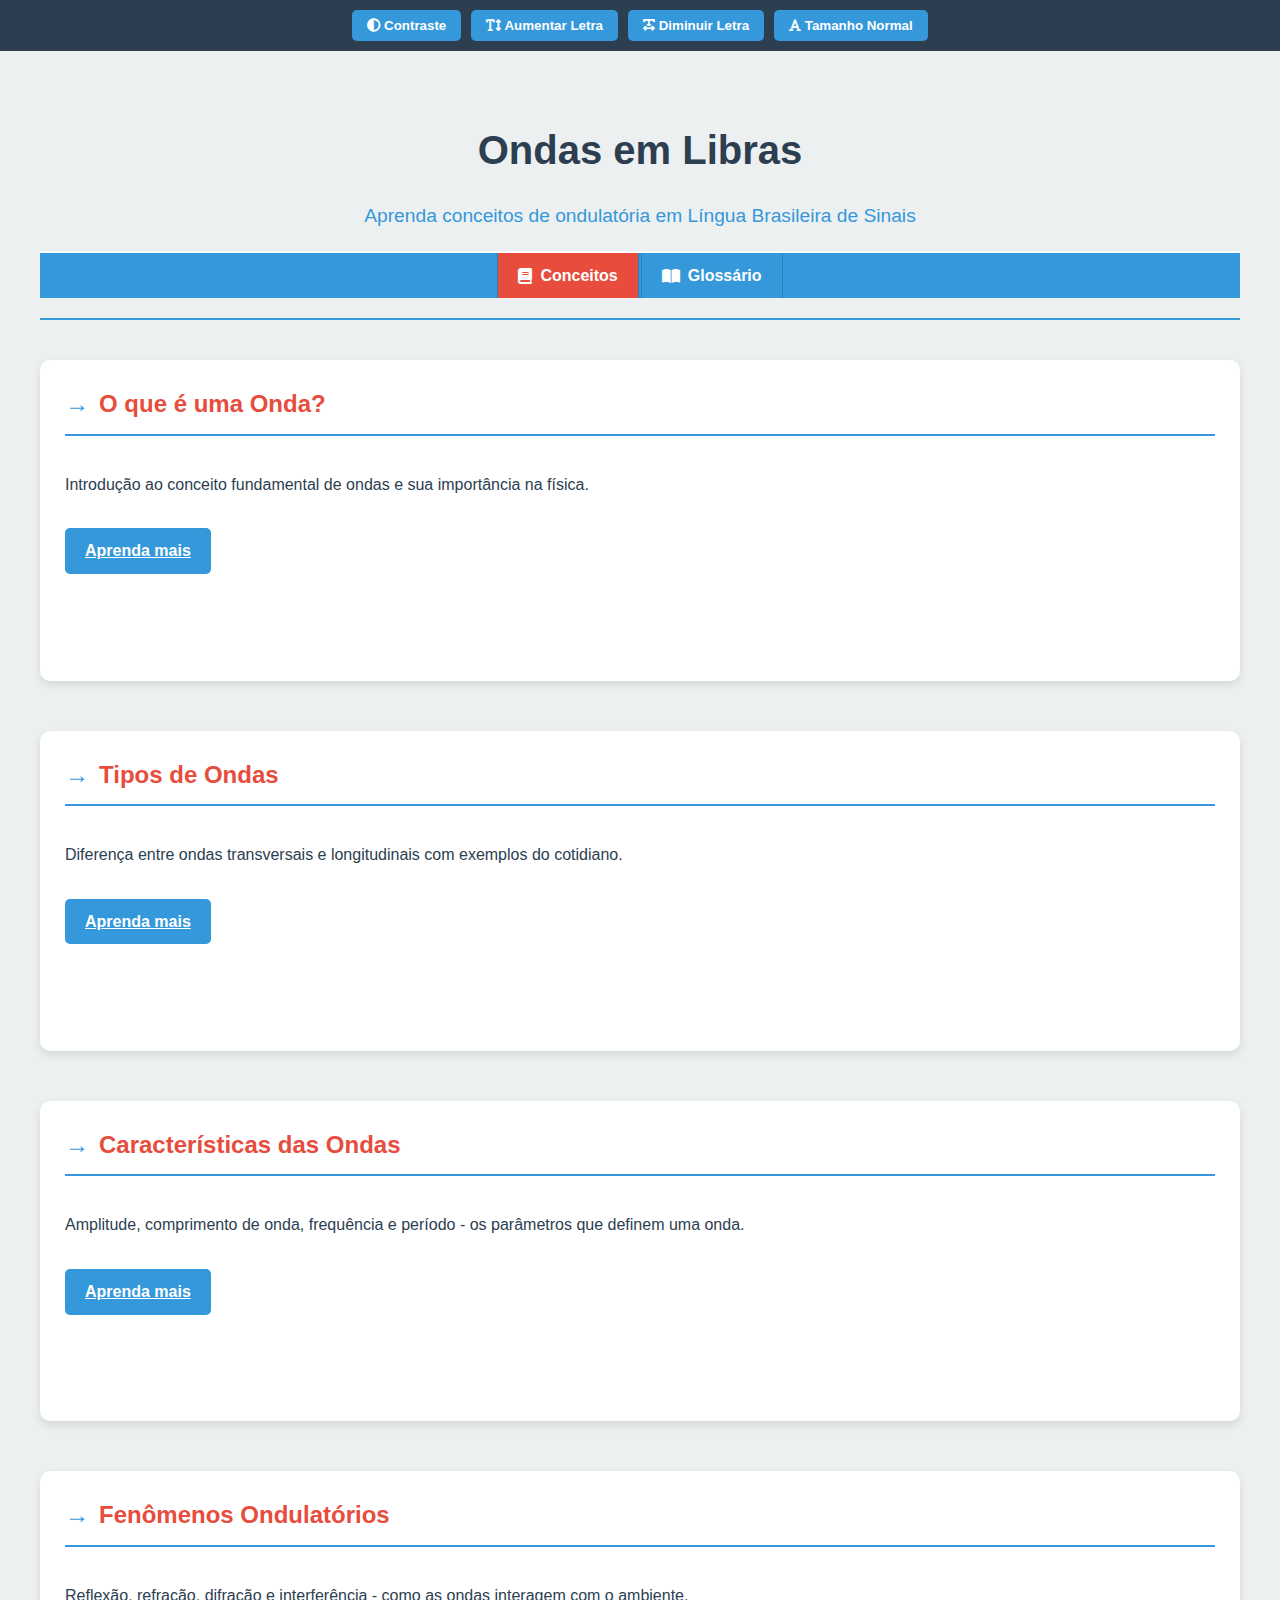
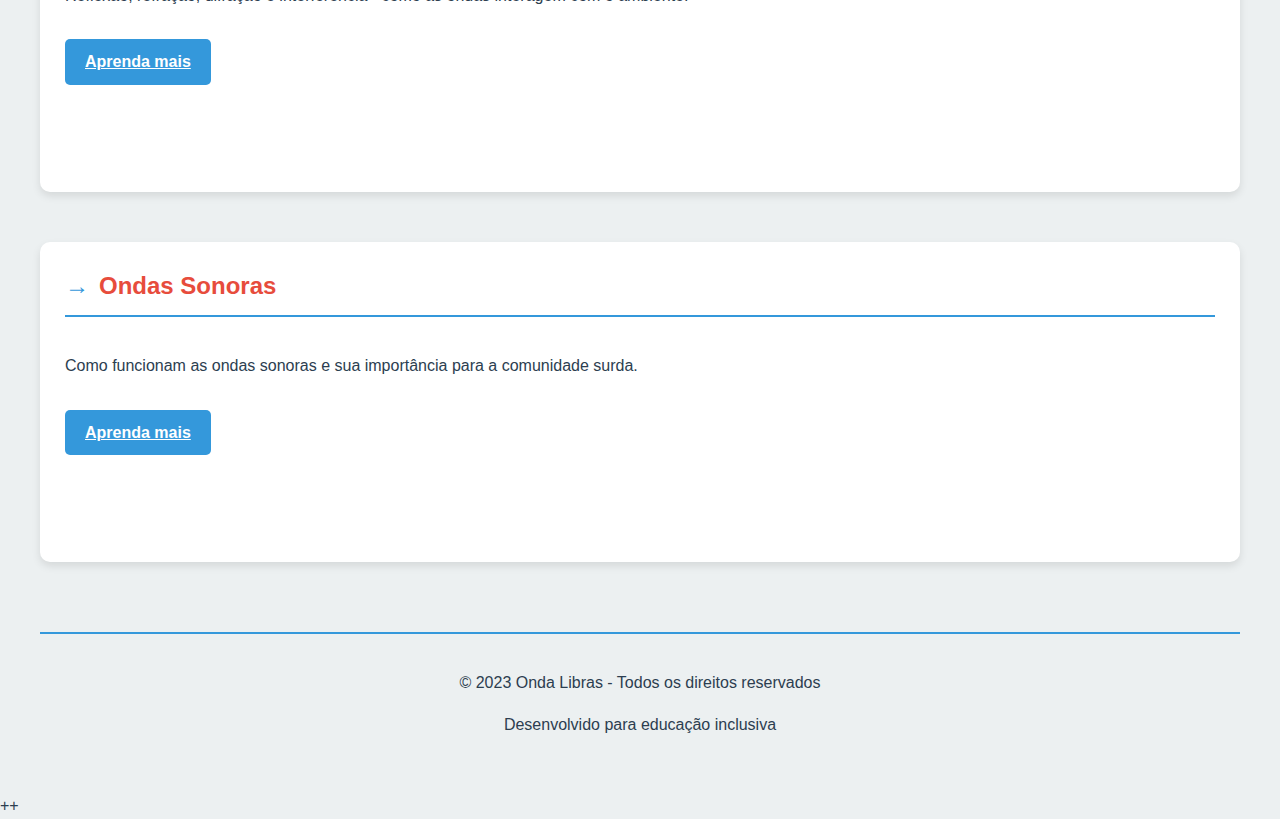
<file: index.html>
<!DOCTYPE html>
<html lang="pt-BR">
<head>
    <meta charset="UTF-8">
    <meta name="viewport" content="width=device-width, initial-scale=1.0">
    <title>Onda Libras - Ensino de Ondulatória</title>
    <style>
        :root {
            --primary-color: #2C3E50;
            --secondary-color: #3498DB;
            --accent-color: #E74C3C;
            --background-color: #ECF0F1;
            --text-color: #2C3E50;
            --card-color: #FFFFFF;
            --font-size: 16px;
        }
        
        body {
            font-family: 'Segoe UI', Roboto, Oxygen, Ubuntu, Cantarell, sans-serif;
            margin: 0;
            padding: 0;
            color: var(--text-color);
            background-color: var(--background-color);
            line-height: 1.6;
            font-size: var(--font-size);
            transition: background-color 0.3s, color 0.3s, font-size 0.3s;
        }
        
        /* Alto Contraste */
        body.high-contrast {
            --primary-color: #000000;
            --secondary-color: #0000FF;
            --accent-color: #FF0000;
            --background-color: #FFFFFF;
            --text-color: #000000;
            --card-color: #FFFFFF;
            background-color: #FFFFFF !important;
            color: #000000 !important;
        }
        
        body.high-contrast .wave-concept {
            border: 2px solid #000000 !important;
        }
        
        body.high-contrast .menu-item {
            border: 2px solid #000000 !important;
        }
        
        /* Tamanho da Fonte */
        body.large-text {
            --font-size: 20px;
        }
        
        body.extra-large-text {
            --font-size: 24px;
        }
        
        .app-container {
            max-width: 1200px;
            margin: 0 auto;
            padding: 20px;
        }
        
        header {
            text-align: center;
            margin-bottom: 40px;
            padding-bottom: 20px;
            border-bottom: 2px solid var(--secondary-color);
        }
        
        h1 {
            color: var(--primary-color);
            font-size: 2.5rem;
            margin-bottom: 10px;
        }
        
        .subtitle {
            color: var(--secondary-color);
            font-size: 1.2rem;
            font-weight: normal;
        }
        
        .wave-concept {
            background-color: var(--card-color);
            border-radius: 10px;
            padding: 25px;
            box-shadow: 0 4px 8px rgba(0,0,0,0.1);
            transition: transform 0.3s ease;
            margin-bottom: 20px;
        }
        
        .wave-concept:hover {
            transform: translateY(-5px);
        }
        
        .wave-concept h2 {
            color: var(--accent-color);
            margin-top: 0;
            border-bottom: 2px solid var(--secondary-color);
            padding-bottom: 10px;
            display: flex;
            align-items: center;
        }
        
        .wave-concept h2::before {
            content: "→";
            margin-right: 10px;
            color: var(--secondary-color);
        }
        
        .concept-content {
            display: flex;
            flex-direction: column;
            min-height: 200px;
        }
        
        .avatar-container {
            flex-grow: 1;
            display: flex;
            justify-content: center;
            align-items: center;
            background-color: #f5f5f5;
            border-radius: 8px;
            margin: 15px 0;
            padding: 20px;
        }
        
        .avatar-placeholder {
            width: 150px;
            height: 150px;
            background-color: #e0e0e0;
            border-radius: 50%;
            display: flex;
            justify-content: center;
            align-items: center;
            color: var(--secondary-color);
            font-weight: bold;
        }
        
        .learn-more {
            background-color: var(--secondary-color);
            color: white;
            border: none;
            padding: 10px 20px;
            border-radius: 5px;
            cursor: pointer;
            font-weight: bold;
            margin-top: 15px;
            align-self: flex-start;
            transition: background-color 0.3s;
        }
        
        .learn-more:hover, .learn-more:focus {
            background-color: #2980B9;
            outline: 2px solid var(--accent-color);
        }
        
        footer {
            text-align: center;
            margin-top: 50px;
            padding: 20px;
            color: var(--primary-color);
            border-top: 2px solid var(--secondary-color);
        }
        
        /* VLibras Customization */
        .vw-access-button {
            background-color: var(--accent-color) !important;
            border-radius: 50% !important;
            width: 50px !important;
            height: 50px !important;
        }
        
        div[vw-access-button] {
            left: auto !important;
            right: 30px !important;
            bottom: 30px !important;
        }
        
        /* Accessibility Features */
        .skip-link {
            position: absolute;
            left: -10000px;
            top: auto;
            width: 1px;
            height: 1px;
            overflow: hidden;
        }
        
        .skip-link:focus {
            position: static;
            width: auto;
            height: auto;
            padding: 0.5rem;
            background-color: var(--accent-color);
            color: white;
            z-index: 1000;
        }
        
        /* Accessibility Toolbar */
        .accessibility-toolbar {
            background-color: var(--primary-color);
            padding: 10px;
            display: flex;
            flex-wrap: wrap;
            gap: 10px;
            justify-content: center;
            margin-bottom: 20px;
        }
        
        .accessibility-button {
            background-color: var(--secondary-color);
            color: white;
            border: none;
            padding: 8px 15px;
            border-radius: 5px;
            cursor: pointer;
            font-weight: bold;
            transition: background-color 0.3s;
        }
        
        .accessibility-button:hover, .accessibility-button:focus {
            background-color: #2980B9;
            outline: 2px solid var(--accent-color);
        }
        
        .accessibility-button.active {
            background-color: var(--accent-color);
        }
        
        /* Responsive Design */
        @media (min-width: 768px) {
            #tab-conceitos {
                grid-template-columns: repeat(2, 1fr);
            }
        }
        
        @media (min-width: 1024px) {
            #tab-conceitos {
                grid-template-columns: repeat(3, 1fr);
            }
        }

        .glossary-list {
            list-style: none;
            padding-left: 0;
            display: flex;
            flex-direction: column;
            gap: 10px;
        }

        .glossary-list li {
            background-color: #fdfdfd;
            padding: 10px 15px;
            border-left: 5px solid var(--secondary-color);
            border-radius: 5px;
            box-shadow: 0 1px 3px rgba(0,0,0,0.05);
        }
        
        .bottom-menu {
            background-color: #3498db;
            display: flex;
            justify-content: center;
            border-top: 2px solid #fff;
            position: sticky;
            bottom: 0;
            z-index: 100;
        }

        .menu-list {
            list-style: none;
            display: flex;
            gap: 2px;
            padding: 0;
            margin: 0;
        }

        .menu-item {
            padding: 10px 20px;
            cursor: pointer;
            color: #fff;
            font-weight: bold;
            display: flex;
            align-items: center;
            gap: 8px;
            border-left: 1px solid #2980b9;
            border-right: 1px solid #2980b9;
            background-color: #3498db;
            transition: background-color 0.3s;
        }

        .menu-item:hover, .menu-item:focus {
            background-color: #2980b9;
            outline: 2px solid var(--accent-color);
        }

        .menu-item.active {
            background-color: #e74c3c;
        }

        #tab-conceitos {
            display: grid;
            grid-template-columns: 1fr;
            gap: 30px;
        }

        .tab-content {
            display: grid;
            grid-template-columns: 1fr;
            gap: 30px;
        }

        /* Focus styles for better keyboard navigation */
        a:focus, button:focus, input:focus, [tabindex="0"]:focus {
            outline: 2px solid var(--accent-color);
            outline-offset: 2px;
        }
        
        /* Hidden content for screen readers */
        .sr-only {
            position: absolute;
            width: 1px;
            height: 1px;
            padding: 0;
            margin: -1px;
            overflow: hidden;
            clip: rect(0, 0, 0, 0);
            white-space: nowrap;
            border-width: 0;
        }
    </style>
    <link rel="stylesheet" href="https://cdnjs.cloudflare.com/ajax/libs/font-awesome/6.0.0-beta3/css/all.min.css">
</head>
<body>
    <a href="#main-content" class="skip-link">Pular para conteúdo principal</a>
    
    <!-- Barra de Acessibilidade -->
    <div class="accessibility-toolbar" role="toolbar" aria-label="Ferramentas de acessibilidade">
        <button id="contrast-toggle" class="accessibility-button" aria-pressed="false">
            <i class="fas fa-adjust"></i> <span class="sr-only">Alto</span> Contraste
        </button>
        <button id="increase-font" class="accessibility-button">
            <i class="fas fa-text-height"></i> Aumentar Letra
        </button>
        <button id="decrease-font" class="accessibility-button">
            <i class="fas fa-text-width"></i> Diminuir Letra
        </button>
        <button id="reset-font" class="accessibility-button">
            <i class="fas fa-font"></i> Tamanho Normal
        </button>
    </div>
    
    <div class="app-container">
        <header>
            <h1>Ondas em Libras</h1>
            <p class="subtitle">Aprenda conceitos de ondulatória em Língua Brasileira de Sinais</p>
            <nav class="bottom-menu">
                <ul class="menu-list">
                    <li class="menu-item active" data-tab="conceitos" tabindex="0" role="button" aria-pressed="true">
                        <i class="fas fa-book"></i> <span>Conceitos</span>
                    </li>
                    <li class="menu-item" data-tab="glossario" tabindex="0" role="button" aria-pressed="false">
                        <i class="fas fa-book-open"></i> <span>Glossário</span>
                    </li>
                </ul>
            </nav>
        </header>
        
        <main id="main-content" class="main-content">
            <!-- Conteúdo das Abas -->
            <div class="tab-content" id="tab-conceitos" role="tabpanel" aria-labelledby="tab-conceitos">
                <section class="wave-concept" tabindex="0">
                    <h2>O que é uma Onda?</h2>
                    <div class="concept-content">
                        <p>Introdução ao conceito fundamental de ondas e sua importância na física.</p>
                        <a href="oQueSaoOndas.html" class="learn-more">Aprenda mais</a>
                    </div>
                </section>
                
                <section class="wave-concept" tabindex="0">
                    <h2>Tipos de Ondas</h2>
                    <div class="concept-content">
                        <p>Diferença entre ondas transversais e longitudinais com exemplos do cotidiano.</p>
                        <a href="tiposOndas.html" class="learn-more">Aprenda mais</a>
                    </div>
                </section>
                
                <section class="wave-concept" tabindex="0">
                    <h2>Características das Ondas</h2>
                    <div class="concept-content">
                        <p>Amplitude, comprimento de onda, frequência e período - os parâmetros que definem uma onda.</p>
                        <a href="caracteristicas.html" class="learn-more">Aprenda mais</a>
                    </div>
                </section>
                
                <section class="wave-concept" tabindex="0">
                    <h2>Fenômenos Ondulatórios</h2>
                    <div class="concept-content">
                        <p>Reflexão, refração, difração e interferência - como as ondas interagem com o ambiente.</p>
                        <a href="fenomenos.html" class="learn-more">Aprenda mais</a>
                    </div>
                </section>
                
                <section class="wave-concept" tabindex="0">
                    <h2>Ondas Sonoras</h2>
                    <div class="concept-content">
                        <p>Como funcionam as ondas sonoras e sua importância para a comunidade surda.</p>
                        <a href="sonoras.html" class="learn-more">Aprenda mais</a>
                    </div>
                </section>
            </div>

            <div class="tab-content" id="tab-glossario" style="display: none;" role="tabpanel" aria-labelledby="tab-glossario">
                <section class="wave-concept glossary" tabindex="0">
                    <h2>Glossário de Ondulatória</h2>
                    <div class="concept-content">
                        <input type="text" id="searchInput" placeholder="Pesquisar termo..." aria-label="Pesquisar no glossário">
                        <ul class="glossary-list" id="glossaryList">
                            <li><strong>Onda:</strong> Perturbação que se propaga no espaço transportando energia sem transportar matéria.</li>
                            <li><strong>Frequência:</strong> Número de ciclos de uma onda que ocorrem por segundo (Hz).</li>
                            <li><strong>Período:</strong> Tempo necessário para uma onda completar um ciclo.</li>
                            <li><strong>Amplitude:</strong> Máxima distância entre o ponto de equilíbrio e o pico da onda.</li>
                            <li><strong>Comprimento de Onda:</strong> Distância entre dois pontos equivalentes de ciclos consecutivos.</li>
                            <li><strong>Reflexão:</strong> Retorno da onda ao encontrar um obstáculo.</li>
                            <li><strong>Refração:</strong> Mudança de direção e velocidade da onda ao mudar de meio.</li>
                            <li><strong>Difração:</strong> Capacidade da onda de contornar obstáculos.</li>
                            <li><strong>Interferência:</strong> Combinação de duas ou mais ondas no mesmo ponto do espaço.</li>
                            <li><strong>Ondas Transversais:</strong> Oscilam perpendicularmente à direção de propagação.</li>
                            <li><strong>Ondas Longitudinais:</strong> Oscilam na mesma direção da propagação.</li>
                            <li><strong>Ondas Mecânicas:</strong> Necessitam de um meio material para se propagar.</li>
                            <li><strong>Ondas Eletromagnéticas:</strong> Não necessitam de meio material para se propagar.</li>
                            <li><strong>Fase:</strong> Estado instantâneo de vibração de uma partícula em uma onda.</li>
                        </ul>
                    </div>
                </section>
            </div>
        </main>
        
        <footer>
            <p>© 2023 Onda Libras - Todos os direitos reservados</p>
            <p>Desenvolvido para educação inclusiva</p>
        </footer>
    </div>

    <!-- VLibras Plugin -->
    <div vw class="enabled">
        <div vw-access-button class="active"></div>
        <div vw-plugin-wrapper>
            <div class="vw-plugin-top-wrapper"></div>
        </div>
    </div>
    <script src="https://vlibras.gov.br/app/vlibras-plugin.js"></script>
    <script>
        // Inicializa o VLibras
        new window.VLibras.Widget({
            rootPath: 'https://vlibras.gov.br/app',
            personalization: 'https://vlibras.gov.br/config/config.json',
            opacity: 0.9,
            position: 'R',
            avatar: 'avatar3D'
        });
        
        // Interatividade dos cards
        document.querySelectorAll('.learn-more').forEach(button => {
            button.addEventListener('click', function() {
                const conceptTitle = this.closest('.wave-concept').querySelector('h2').textContent;
            });
            
            button.addEventListener('focus', function() {
                this.style.outline = `2px solid ${getComputedStyle(document.documentElement).getPropertyValue('--accent-color')}`;
            });
            
            button.addEventListener('blur', function() {
                this.style.outline = 'none';
            });
        });
        
        // Função para atualizar o VLibras quando conteúdo dinâmico for carregado
        function updateVLibrasContent() {
            if (window.VLibras && window.VLibras.Widget.updateContent) {
                window.VLibras.Widget.updateContent();
            }
        }
        
        // Alternância de abas baseada no menu inferior
        document.querySelectorAll('.menu-item').forEach(item => {
            item.addEventListener('click', function() {
                // Alterna a aba ativa no menu
                document.querySelectorAll('.menu-item').forEach(i => {
                    i.classList.remove('active');
                    i.setAttribute('aria-pressed', 'false');
                });
                this.classList.add('active');
                this.setAttribute('aria-pressed', 'true');

                // Alterna o conteúdo visível com o estilo correto
                const tab = this.getAttribute('data-tab');
                document.querySelectorAll('.tab-content').forEach(content => {
                    if (content.id === `tab-${tab}`) {
                        if (tab === 'conceitos') {
                            content.style.display = 'grid';
                        } else {
                            content.style.display = 'block';
                        }
                        content.setAttribute('aria-hidden', 'false');
                    } else {
                        content.style.display = 'none';
                        content.setAttribute('aria-hidden', 'true');
                    }
                });
            });
            
            // Adiciona navegação por teclado
            item.addEventListener('keydown', function(e) {
                if (e.key === 'Enter' || e.key === ' ') {
                    e.preventDefault();
                    this.click();
                }
            });
        });

        // Funcionalidades de acessibilidade
        document.addEventListener('DOMContentLoaded', function() {
            // Alto Contraste
            const contrastToggle = document.getElementById('contrast-toggle');
            contrastToggle.addEventListener('click', function() {
                document.body.classList.toggle('high-contrast');
                const isPressed = document.body.classList.contains('high-contrast');
                this.setAttribute('aria-pressed', isPressed);
                localStorage.setItem('highContrast', isPressed);
            });

            // Começa sempre com o contraste normal
            document.body.classList.remove('high-contrast');
            contrastToggle.setAttribute('aria-pressed', 'false');
            
            // Tamanho da Fonte
            const increaseFont = document.getElementById('increase-font');
            const decreaseFont = document.getElementById('decrease-font');
            const resetFont = document.getElementById('reset-font');
            
            increaseFont.addEventListener('click', function() {
                if (document.body.classList.contains('extra-large-text')) return;
                
                if (document.body.classList.contains('large-text')) {
                    document.body.classList.remove('large-text');
                    document.body.classList.add('extra-large-text');
                } else {
                    document.body.classList.add('large-text');
                }
                localStorage.setItem('fontSize', document.body.className.includes('extra') ? 'extra-large' : 'large');
            });
            
            decreaseFont.addEventListener('click', function() {
                if (!document.body.classList.contains('large-text') && !document.body.classList.contains('extra-large-text')) return;
                
                if (document.body.classList.contains('extra-large-text')) {
                    document.body.classList.remove('extra-large-text');
                    document.body.classList.add('large-text');
                } else {
                    document.body.classList.remove('large-text');
                }
                localStorage.setItem('fontSize', document.body.className.includes('large-text') ? 'large' : 'normal');
            });
            
            resetFont.addEventListener('click', function() {
                document.body.classList.remove('large-text', 'extra-large-text');
                localStorage.setItem('fontSize', 'normal');
            });
            
            // Verifica o tamanho da fonte salvo
            const savedFontSize = localStorage.getItem('fontSize');
            if (savedFontSize === 'large') {
                document.body.classList.add('large-text');
            } else if (savedFontSize === 'extra-large') {
                document.body.classList.add('extra-large-text');
            }
            
            // Pesquisa no glossário
            const searchInput = document.getElementById('searchInput');
            const glossaryItems = document.querySelectorAll('#glossaryList li');
            
            searchInput.addEventListener('input', function() {
                const searchTerm = this.value.toLowerCase();
                
                glossaryItems.forEach(item => {
                    const text = item.textContent.toLowerCase();
                    if (text.includes(searchTerm)) {
                        item.style.display = 'block';
                    } else {
                        item.style.display = 'none';
                    }
                });
            });
        });
    </script>
</body>
</html>  ++
</file>
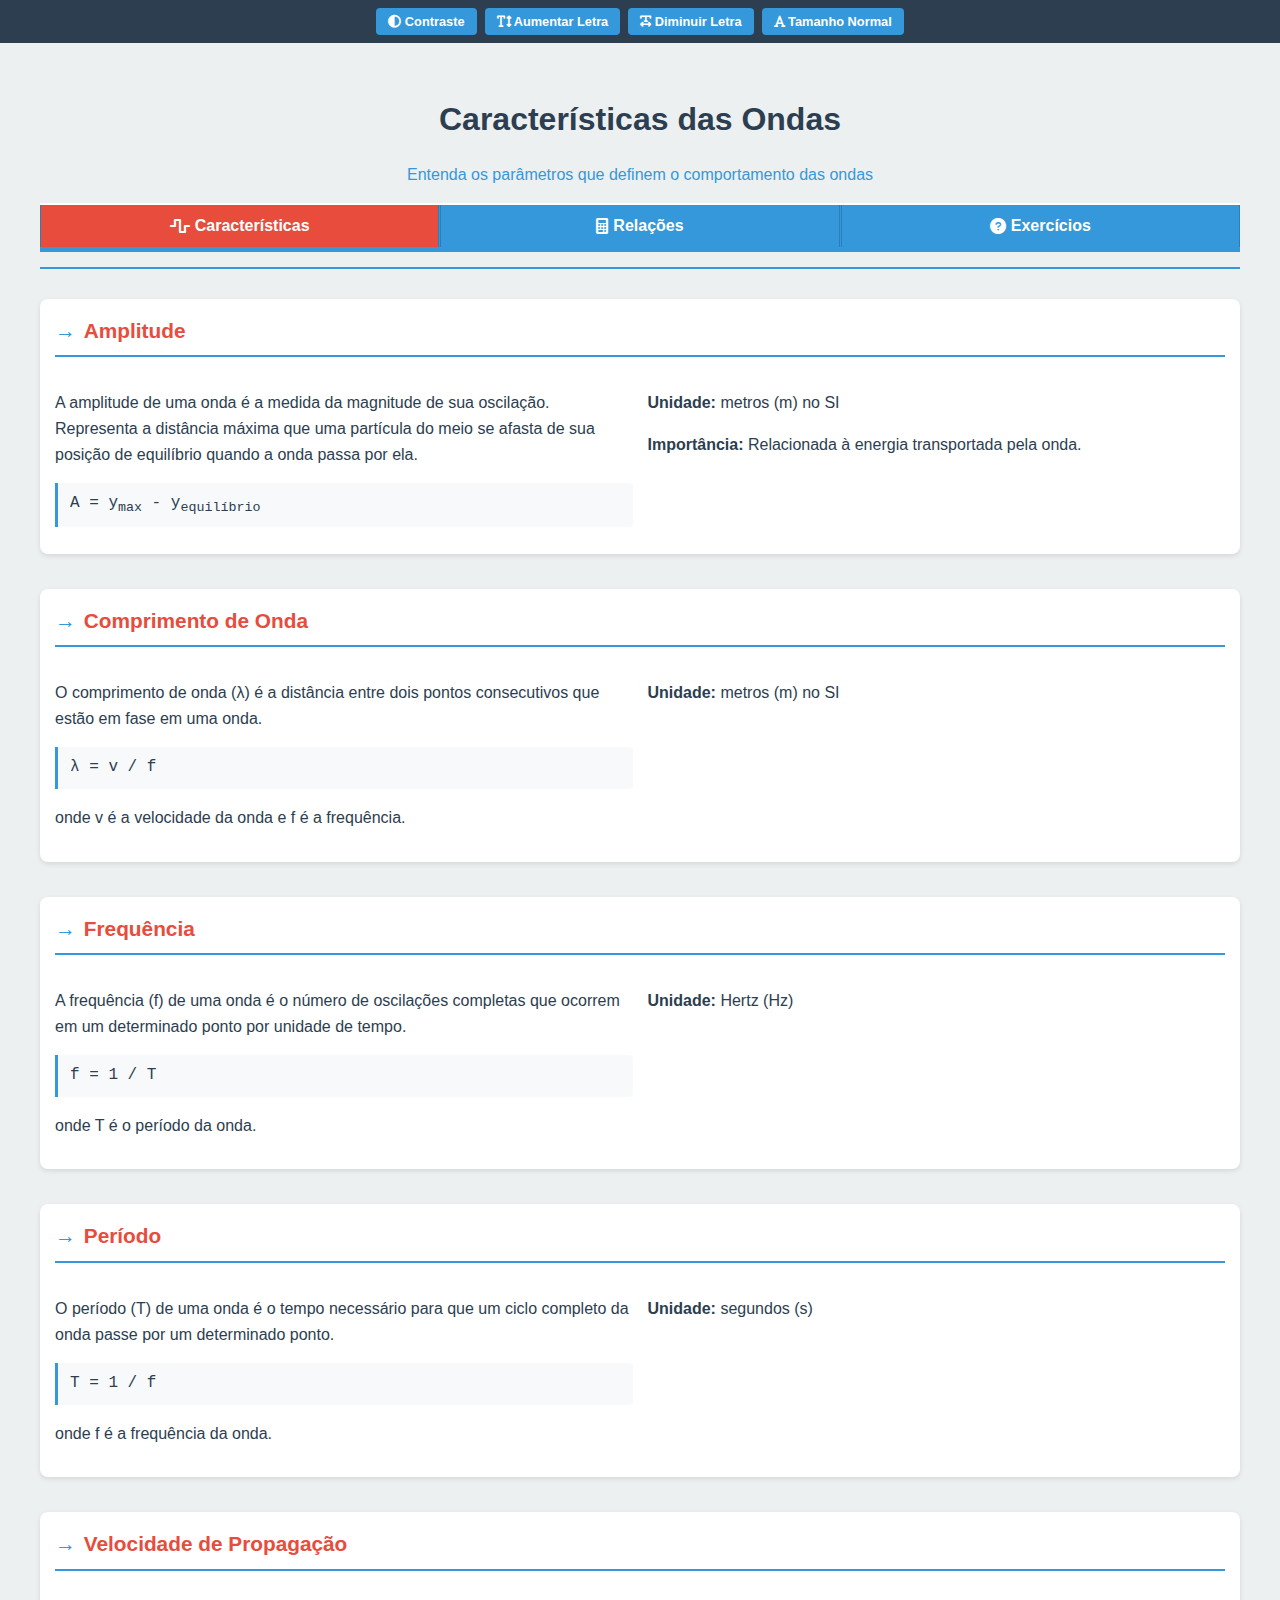
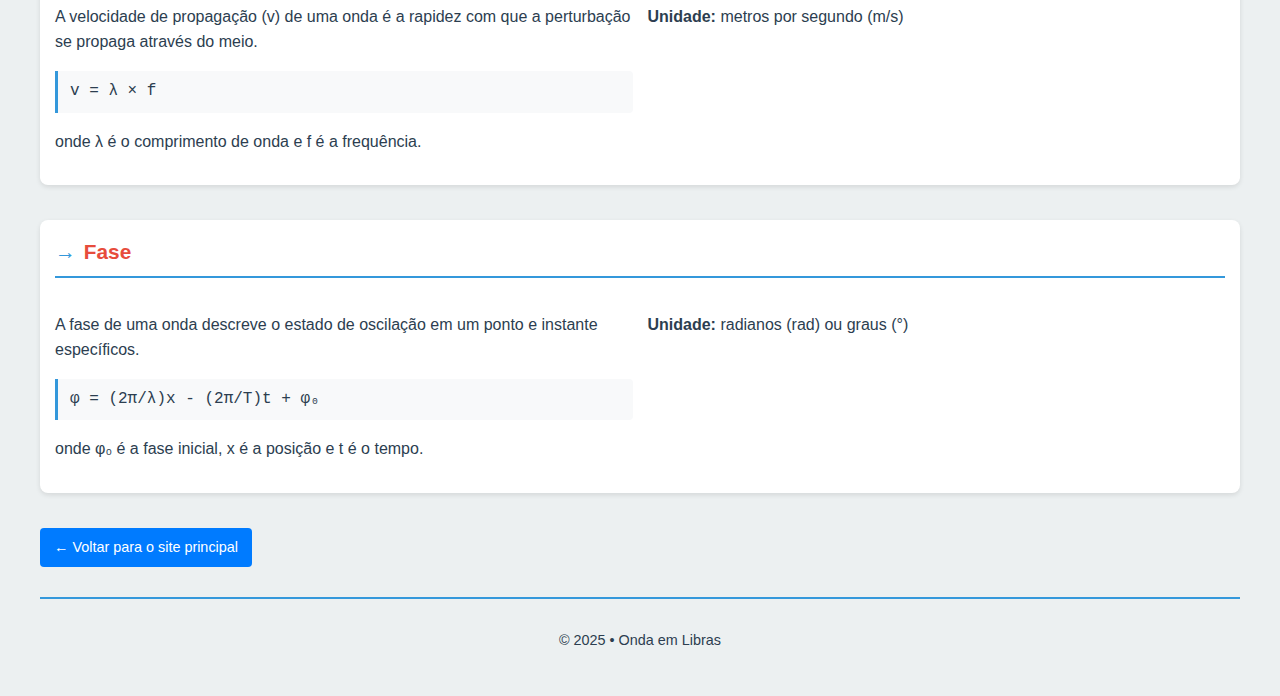
<file: caracteristicas.html>
<!DOCTYPE html>
<html lang="pt-BR">
<head>
    <meta charset="UTF-8">
    <meta name="viewport" content="width=device-width, initial-scale=1.0, maximum-scale=5.0, user-scalable=yes">
    <title>Características das Ondas | Onda Libras</title>
    <style>
        :root {
            --primary-color: #2C3E50;
            --secondary-color: #3498DB;
            --accent-color: #E74C3C;
            --background-color: #ECF0F1;
            --text-color: #2C3E50;
            --card-color: #FFFFFF;
            --font-size: 16px;
            --mobile-font-size: 14px;
        }
        
        body {
            font-family: 'Segoe UI', Roboto, Oxygen, Ubuntu, Cantarell, sans-serif;
            margin: 0;
            padding: 0;
            color: var(--text-color);
            background-color: var(--background-color);
            line-height: 1.6;
            font-size: var(--font-size);
            transition: background-color 0.3s, color 0.3s, font-size 0.3s;
        }
        
        /* Alto Contraste */
        body.high-contrast {
            --primary-color: #000000;
            --secondary-color: #0000FF;
            --accent-color: #FF0000;
            --background-color: #FFFFFF;
            --text-color: #000000;
            --card-color: #FFFFFF;
            background-color: #FFFFFF !important;
            color: #000000 !important;
        }
        
        body.high-contrast .wave-concept {
            border: 2px solid #000000 !important;
        }
        
        body.high-contrast .menu-item {
            border: 2px solid #000000 !important;
        }
        
        /* Tamanho da Fonte */
        body.large-text {
            --font-size: 20px;
            --mobile-font-size: 18px;
        }
        
        body.extra-large-text {
            --font-size: 24px;
            --mobile-font-size: 20px;
        }
        
        .app-container {
            max-width: 1200px;
            margin: 0 auto;
            padding: 15px;
        }
        
        header {
            text-align: center;
            margin-bottom: 30px;
            padding-bottom: 15px;
            border-bottom: 2px solid var(--secondary-color);
        }
        
        h1 {
            color: var(--primary-color);
            font-size: 2rem;
            margin-bottom: 10px;
        }
        
        .subtitle {
            color: var(--secondary-color);
            font-size: 1rem;
            font-weight: normal;
        }
        
        .wave-concept {
            background-color: var(--card-color);
            border-radius: 8px;
            padding: 15px;
            box-shadow: 0 2px 5px rgba(0,0,0,0.1);
            transition: transform 0.3s ease;
            margin-bottom: 15px;
        }
        
        .wave-concept:hover {
            transform: translateY(-3px);
        }
        
        .wave-concept h2 {
            color: var(--accent-color);
            margin-top: 0;
            border-bottom: 2px solid var(--secondary-color);
            padding-bottom: 8px;
            display: flex;
            align-items: center;
            font-size: 1.3rem;
        }
        
        .wave-concept h2::before {
            content: "→";
            margin-right: 8px;
            color: var(--secondary-color);
        }
        
        .concept-content {
            display: flex;
            flex-direction: column;
            min-height: auto;
        }
        
        .avatar-container {
            flex-grow: 1;
            display: flex;
            justify-content: center;
            align-items: center;
            background-color: #f5f5f5;
            border-radius: 6px;
            margin: 10px 0;
            padding: 15px;
        }
        
        .avatar-placeholder {
            width: 100px;
            height: 100px;
            background-color: #e0e0e0;
            border-radius: 50%;
            display: flex;
            justify-content: center;
            align-items: center;
            color: var(--secondary-color);
            font-weight: bold;
            font-size: 0.9rem;
        }
        
        .learn-more {
            background-color: var(--secondary-color);
            color: white;
            border: none;
            padding: 8px 16px;
            border-radius: 4px;
            cursor: pointer;
            font-weight: bold;
            margin-top: 12px;
            align-self: flex-start;
            transition: background-color 0.3s;
            font-size: 0.9rem;
        }
        
        .learn-more:hover, .learn-more:focus {
            background-color: #2980B9;
            outline: 2px solid var(--accent-color);
        }

        .voltar {
            display: inline-block;
            margin-top: 20px;
            text-decoration: none;
            background-color: #007BFF;
            color: white;
            padding: 8px 14px;
            border-radius: 4px;
            transition: background-color 0.3s ease;
            font-size: 0.9rem;
        }

        .voltar:hover {
            background-color: #0056b3;
        }
        
        footer {
            text-align: center;
            margin-top: 30px;
            padding: 15px;
            color: var(--primary-color);
            border-top: 2px solid var(--secondary-color);
            font-size: 0.9rem;
        }
        
        /* VLibras Customization */
        .vw-access-button {
            background-color: var(--accent-color) !important;
            border-radius: 50% !important;
            width: 40px !important;
            height: 40px !important;
        }
        
        div[vw-access-button] {
            left: auto !important;
            right: 15px !important;
            bottom: 15px !important;
        }
        
        /* Accessibility Features */
        .skip-link {
            position: absolute;
            left: -10000px;
            top: auto;
            width: 1px;
            height: 1px;
            overflow: hidden;
        }
        
        .skip-link:focus {
            position: static;
            width: auto;
            height: auto;
            padding: 0.5rem;
            background-color: var(--accent-color);
            color: white;
            z-index: 1000;
        }
        
        /* Accessibility Toolbar */
        .accessibility-toolbar {
            background-color: var(--primary-color);
            padding: 8px;
            display: flex;
            flex-wrap: wrap;
            gap: 8px;
            justify-content: center;
            margin-bottom: 15px;
        }
        
        .accessibility-button {
            background-color: var(--secondary-color);
            color: white;
            border: none;
            padding: 6px 12px;
            border-radius: 4px;
            cursor: pointer;
            font-weight: bold;
            transition: background-color 0.3s;
            font-size: 0.8rem;
        }
        
        .accessibility-button:hover, .accessibility-button:focus {
            background-color: #2980B9;
            outline: 2px solid var(--accent-color);
        }
        
        .accessibility-button.active {
            background-color: var(--accent-color);
        }
        
        /* Responsive Design */
        @media (max-width: 767px) {
            body {
                font-size: var(--mobile-font-size);
            }
            
            h1 {
                font-size: 1.5rem;
            }
            
            .subtitle {
                font-size: 0.9rem;
            }
            
            .wave-concept h2 {
                font-size: 1.1rem;
            }
            
            .accessibility-toolbar {
                flex-direction: column;
                align-items: center;
            }
            
            .accessibility-button {
                width: 90%;
                text-align: center;
            }
            
            .menu-item {
                padding: 8px 12px;
                font-size: 0.8rem;
            }
            
            .menu-item i {
                display: none; /* Esconde ícones em mobile para economizar espaço */
            }
            
            .formula {
                font-size: 0.9rem;
                padding: 8px 12px;
            }
            
            table {
                font-size: 0.8rem;
            }
            
            table th, table td {
                padding: 6px;
            }
            
            #answer1, #answer2, #answer3, #challenge1, #challenge2 {
                font-size: 0.9rem;
                padding: 8px;
            }
        }
        
        @media (min-width: 768px) and (max-width: 1023px) {
            .wave-characteristics {
                grid-template-columns: repeat(2, 1fr);
            }
        }
        
        @media (min-width: 1024px) {
            .wave-characteristics {
                grid-template-columns: repeat(3, 1fr);
            }
        }

        .bottom-menu {
            background-color: #3498db;
            display: flex;
            justify-content: center;
            border-top: 2px solid #fff;
            position: sticky;
            bottom: 0px;
            z-index: 100;
            overflow-x: auto;
            white-space: nowrap;
            -webkit-overflow-scrolling: touch;
        }

        .menu-list {
            list-style: none;
            display: flex;
            gap: 1px;
            padding: 0;
            margin: 0;
            width: 100%;
        }

        .menu-item {
            padding: 8px 12px;
            cursor: pointer;
            color: #fff;
            font-weight: bold;
            display: flex;
            align-items: center;
            gap: 5px;
            border-left: 1px solid #2980b9;
            border-right: 1px solid #2980b9;
            background-color: #3498db;
            transition: background-color 0.3s;
            font-size: 1rem;
            flex: 1;
            min-width: max-content;
            justify-content: center;
        }

        .menu-item:hover, .menu-item:focus {
            background-color: #2980b9;
            outline: 0.8px solid var(--accent-color);
        }

        .menu-item.active {
            background-color: #e74c3c;
        }

        .wave-characteristics {
            display: grid;
            grid-template-columns: 1fr;
            gap: 20px;
        }

        .tab-content {
            display: grid;
            grid-template-columns: 1fr;
            gap: 20px;
        }

        /* Focus styles for better keyboard navigation */
        a:focus, button:focus, input:focus, [tabindex="0"]:focus {
            outline: 2px solid var(--accent-color);
            outline-offset: 2px;
        }
        
        /* Hidden content for screen readers */
        .sr-only {
            position: absolute;
            width: 1px;
            height: 1px;
            padding: 0;
            margin: -1px;
            overflow: hidden;
            clip: rect(0, 0, 0, 0);
            white-space: nowrap;
            border-width: 0;
        }
        
        /* Diagram styles */
        .wave-diagram {
            width: 100%;
            max-width: 100%;
            margin: 15px auto;
            display: block;
            height: auto;
        }
        
        .formula {
            background-color: #f8f9fa;
            border-left: 3px solid var(--secondary-color);
            padding: 8px 12px;
            margin: 12px 0;
            font-family: "Courier New", monospace;
            border-radius: 0 4px 4px 0;
            overflow-x: auto;
        }
        
        .characteristic-grid {
            display: grid;
            grid-template-columns: 1fr;
            gap: 15px;
        }
        
        @media (min-width: 768px) {
            .characteristic-grid {
                grid-template-columns: 1fr 1fr;
            }
        }
        
        /* Melhorias para tabelas em mobile */
        table {
            width: 100%;
            border-collapse: collapse;
            margin: 15px 0;
            font-size: 0.9rem;
        }
        
        table th, table td {
            padding: 8px;
            border: 1px solid #ddd;
            text-align: left;
        }
        
        table th {
            background-color: var(--secondary-color);
            color: white;
        }
        
        table tr:nth-child(even) {
            background-color: #f9f9f9;
        }
        
        @media (max-width: 600px) {
            table {
                display: block;
                overflow-x: auto;
                -webkit-overflow-scrolling: touch;
            }
        }
        
        /* Melhorias para listas em mobile */
        ul, ol {
            padding-left: 20px;
            margin: 10px 0;
        }
        
        li {
            margin-bottom: 5px;
        }
        
        /* Ajustes para elementos de resposta */
        #answer1, #answer2, #answer3, #challenge1, #challenge2 {
            display: none;
            margin-top: 12px;
            padding: 10px;
            background-color: #f0f8ff;
            border-radius: 4px;
            font-size: 0.9rem;
        }
    </style>
    <link rel="stylesheet" href="https://cdnjs.cloudflare.com/ajax/libs/font-awesome/6.0.0-beta3/css/all.min.css">
</head>
<body>
    <a href="#main-content" class="skip-link">Pular para conteúdo principal</a>
    
    <!-- Barra de Acessibilidade -->
    <div class="accessibility-toolbar" role="toolbar" aria-label="Ferramentas de acessibilidade">
        <button id="contrast-toggle" class="accessibility-button" aria-pressed="false">
            <i class="fas fa-adjust"></i> <span class="sr-only">Alto</span> Contraste
        </button>
        <button id="increase-font" class="accessibility-button">
            <i class="fas fa-text-height"></i> Aumentar Letra
        </button>
        <button id="decrease-font" class="accessibility-button">
            <i class="fas fa-text-width"></i> Diminuir Letra
        </button>
        <button id="reset-font" class="accessibility-button">
            <i class="fas fa-font"></i> Tamanho Normal
        </button>
    </div>
    
    <div class="app-container">
        <header>
            <h1>Características das Ondas</h1>
            <p class="subtitle">Entenda os parâmetros que definem o comportamento das ondas</p>
            <nav class="bottom-menu">
                <ul class="menu-list">
                    <li class="menu-item active" data-tab="caracteristicas" tabindex="0" role="button" aria-pressed="true">
                        <i class="fas fa-wave-square"></i> <span>Características</span>
                    </li>
                    <li class="menu-item" data-tab="relacoes" tabindex="0" role="button" aria-pressed="false">
                        <i class="fas fa-calculator"></i> <span>Relações</span>
                    </li>
                    <li class="menu-item" data-tab="exercicios" tabindex="0" role="button" aria-pressed="false">
                        <i class="fas fa-question-circle"></i> <span>Exercícios</span>
                    </li>
                </ul>
            </nav>
        </header>
        
        <main id="main-content" class="main-content">
            <!-- Conteúdo das Abas -->
            <div class="tab-content" id="tab-caracteristicas" role="tabpanel" aria-labelledby="tab-caracteristicas">
                <section class="wave-concept" tabindex="0">
                    <h2>Amplitude</h2>
                    <div class="concept-content">
                        <div class="characteristic-grid">
                            <div>
                                <p>A amplitude de uma onda é a medida da magnitude de sua oscilação. Representa a distância máxima que uma partícula do meio se afasta de sua posição de equilíbrio quando a onda passa por ela.</p>
                                <div class="formula">A = y<sub>max</sub> - y<sub>equilíbrio</sub></div>
                            </div>
                            <div>
                                <p><strong>Unidade:</strong> metros (m) no SI</p>
                                <p><strong>Importância:</strong> Relacionada à energia transportada pela onda.</p>
                            </div>
                        </div>
                    </div>
                </section>
                
                <section class="wave-concept" tabindex="0">
                    <h2>Comprimento de Onda</h2>
                    <div class="concept-content">
                        <div class="characteristic-grid">
                            <div>
                                <p>O comprimento de onda (λ) é a distância entre dois pontos consecutivos que estão em fase em uma onda.</p>
                                <div class="formula">λ = v / f</div>
                                <p>onde v é a velocidade da onda e f é a frequência.</p>
                            </div>
                            <div>
                                <p><strong>Unidade:</strong> metros (m) no SI</p>
                            </div>
                        </div>
                    </div>
                </section>
                
                <section class="wave-concept" tabindex="0">
                    <h2>Frequência</h2>
                    <div class="concept-content">
                        <div class="characteristic-grid">
                            <div>
                                <p>A frequência (f) de uma onda é o número de oscilações completas que ocorrem em um determinado ponto por unidade de tempo.</p>
                                <div class="formula">f = 1 / T</div>
                                <p>onde T é o período da onda.</p>
                            </div>
                            <div>
                                <p><strong>Unidade:</strong> Hertz (Hz)</p>
                            </div>
                        </div>
                    </div>
                </section>
                
                <section class="wave-concept" tabindex="0">
                    <h2>Período</h2>
                    <div class="concept-content">
                        <div class="characteristic-grid">
                            <div>
                                <p>O período (T) de uma onda é o tempo necessário para que um ciclo completo da onda passe por um determinado ponto.</p>
                                <div class="formula">T = 1 / f</div>
                                <p>onde f é a frequência da onda.</p>
                            </div>
                            <div>
                                <p><strong>Unidade:</strong> segundos (s)</p>
                            </div>
                        </div>
                    </div>
                </section>
                
                <section class="wave-concept" tabindex="0">
                    <h2>Velocidade de Propagação</h2>
                    <div class="concept-content">
                        <div class="characteristic-grid">
                            <div>
                                <p>A velocidade de propagação (v) de uma onda é a rapidez com que a perturbação se propaga através do meio.</p>
                                <div class="formula">v = λ × f</div>
                                <p>onde λ é o comprimento de onda e f é a frequência.</p>
                            </div>
                            <div>
                                <p><strong>Unidade:</strong> metros por segundo (m/s)</p>
                            </div>
                        </div>
                    </div>
                </section>
                
                <section class="wave-concept" tabindex="0">
                    <h2>Fase</h2>
                    <div class="concept-content">
                        <div class="characteristic-grid">
                            <div>
                                <p>A fase de uma onda descreve o estado de oscilação em um ponto e instante específicos.</p>
                                <div class="formula">φ = (2π/λ)x - (2π/T)t + φ₀</div>
                                <p>onde φ₀ é a fase inicial, x é a posição e t é o tempo.</p>
                            </div>
                            <div>
                                <p><strong>Unidade:</strong> radianos (rad) ou graus (°)</p>
                            </div>
                        </div>
                    </div>
                </section>
            </div>

            <div class="tab-content" id="tab-relacoes" style="display: none;" role="tabpanel" aria-labelledby="tab-relacoes">
                <section class="wave-concept" tabindex="0">
                    <h2>Relações Matemáticas</h2>
                    <div class="concept-content">
                        <h3>Equação Fundamental</h3>
                        <div class="formula">v = λ × f</div>
                        
                        <h3>Período e Frequência</h3>
                        <div class="formula">T = 1 / f</div>
                        <div class="formula">f = 1 / T</div>
                        
                        <h3>Equação da Onda</h3>
                        <div class="formula">y(x,t) = A × sen(2π(x/λ - t/T) + φ₀)</div>
                        
                        <h3>Energia da Onda</h3>
                        <div class="formula">E ∝ A² × f²</div>
                    </div>
                </section>
                
                <section class="wave-concept" tabindex="0">
                    <h2>Tabela de Relações</h2>
                    <div class="concept-content">
                        <table>
                            <thead>
                                <tr>
                                    <th>Característica</th>
                                    <th>Símbolo</th>
                                    <th>Unidade (SI)</th>
                                    <th>Relações</th>
                                </tr>
                            </thead>
                            <tbody>
                                <tr>
                                    <td>Amplitude</td>
                                    <td>A</td>
                                    <td>metros (m)</td>
                                    <td>E ∝ A²</td>
                                </tr>
                                <tr>
                                    <td>Comprimento de onda</td>
                                    <td>λ</td>
                                    <td>metros (m)</td>
                                    <td>λ = v/f</td>
                                </tr>
                                <tr>
                                    <td>Frequência</td>
                                    <td>f</td>
                                    <td>Hertz (Hz)</td>
                                    <td>f = 1/T</td>
                                </tr>
                                <tr>
                                    <td>Período</td>
                                    <td>T</td>
                                    <td>segundos (s)</td>
                                    <td>T = 1/f</td>
                                </tr>
                                <tr>
                                    <td>Velocidade</td>
                                    <td>v</td>
                                    <td>m/s</td>
                                    <td>v = λ×f</td>
                                </tr>
                            </tbody>
                        </table>
                    </div>
                </section>
            </div>

            <div class="tab-content" id="tab-exercicios" style="display: none;" role="tabpanel" aria-labelledby="tab-exercicios">
                <section class="wave-concept" tabindex="0">
                    <h2>Exercícios</h2>
                    <div class="concept-content">
                        <h3>Questão 1</h3>
                        <p>Uma onda no oceano tem comprimento de onda de 10 m e frequência de 0,1 Hz. Calcule:</p>
                        <ol type="a">
                            <li>A velocidade de propagação</li>
                            <li>O período</li>
                            <li>Quantas ondas passam por um ponto em 1 minuto?</li>
                        </ol>
                        <button class="learn-more" onclick="showAnswer('answer1')">Mostrar Resposta</button>
                        <div id="answer1">
                            <p><strong>Respostas:</strong></p>
                            <p>a) v = λ × f = 1 m/s</p>
                            <p>b) T = 1/f = 10 s</p>
                            <p>c) 6 ondas</p>
                        </div>
                        
                        <h3>Questão 2</h3>
                        <p>Uma estação de rádio transmite em 100 MHz. Velocidade: 3×10⁸ m/s. Calcule:</p>
                        <ol type="a">
                            <li>Comprimento de onda</li>
                            <li>Período</li>
                        </ol>
                        <button class="learn-more" onclick="showAnswer('answer2')">Mostrar Resposta</button>
                        <div id="answer2">
                            <p><strong>Respostas:</strong></p>
                            <p>a) λ = v/f = 3 m</p>
                            <p>b) T = 1/f = 10 ns</p>
                        </div>
                    </div>
                </section>
                
                <section class="wave-concept" tabindex="0">
                    <h2>Problemas Desafiadores</h2>
                    <div class="concept-content">
                        <h3>Desafio 1</h3>
                        <p>Violão com frequência 440 Hz e velocidade 220 m/s. Qual o comprimento da onda estacionária?</p>
                        <button class="learn-more" onclick="showAnswer('challenge1')">Mostrar Resolução</button>
                        <div id="challenge1">
                            <p><strong>Resolução:</strong></p>
                            <p>λ = v/f = 0,5 m</p>
                            <p>L = λ/2 = 25 cm</p>
                        </div>
                    </div>
                </section>
            </div>
            <a href="index.html" class="voltar">← Voltar para o site principal</a>
        </main>
        
        <footer>
            <p>© 2025 • Onda em Libras</p>
        </footer>
    </div>

    <!-- VLibras Plugin -->
    <div vw class="enabled">
        <div vw-access-button class="active"></div>
        <div vw-plugin-wrapper>
            <div class="vw-plugin-top-wrapper"></div>
        </div>
    </div>
    <script src="https://vlibras.gov.br/app/vlibras-plugin.js"></script>
    <script>
        // Inicializa o VLibras
        new window.VLibras.Widget({
            rootPath: 'https://vlibras.gov.br/app',
            personalization: 'https://vlibras.gov.br/config/config.json',
            opacity: 0.9,
            position: 'R',
            avatar: 'avatar3D'
        });
        
        // Função para mostrar respostas
        function showAnswer(id) {
            const answer = document.getElementById(id);
            if (answer.style.display === 'none' || answer.style.display === '') {
                answer.style.display = 'block';
            } else {
                answer.style.display = 'none';
            }
        }
        
        // Alternância de abas
        document.querySelectorAll('.menu-item').forEach(item => {
            item.addEventListener('click', function() {
                document.querySelectorAll('.menu-item').forEach(i => {
                    i.classList.remove('active');
                    i.setAttribute('aria-pressed', 'false');
                });
                this.classList.add('active');
                this.setAttribute('aria-pressed', 'true');

                const tab = this.getAttribute('data-tab');
                document.querySelectorAll('.tab-content').forEach(content => {
                    if (content.id === `tab-${tab}`) {
                        content.style.display = 'block';
                        content.setAttribute('aria-hidden', 'false');
                    } else {
                        content.style.display = 'none';
                        content.setAttribute('aria-hidden', 'true');
                    }
                });
                
                updateVLibrasContent();
            });
            
            item.addEventListener('keydown', function(e) {
                if (e.key === 'Enter' || e.key === ' ') {
                    e.preventDefault();
                    this.click();
                }
            });
        });

        // Funcionalidades de acessibilidade
        document.addEventListener('DOMContentLoaded', function() {
            // Alto Contraste
            const contrastToggle = document.getElementById('contrast-toggle');
            contrastToggle.addEventListener('click', function() {
                document.body.classList.toggle('high-contrast');
                const isPressed = document.body.classList.contains('high-contrast');
                this.setAttribute('aria-pressed', isPressed);
                localStorage.setItem('highContrast', isPressed);
            });
            
            if (localStorage.getItem('highContrast') === 'true') {
                document.body.classList.add('high-contrast');
                contrastToggle.setAttribute('aria-pressed', 'true');
            }
            
            // Tamanho da Fonte
            const increaseFont = document.getElementById('increase-font');
            const decreaseFont = document.getElementById('decrease-font');
            const resetFont = document.getElementById('reset-font');
            
            increaseFont.addEventListener('click', function() {
                if (document.body.classList.contains('extra-large-text')) return;
                
                if (document.body.classList.contains('large-text')) {
                    document.body.classList.remove('large-text');
                    document.body.classList.add('extra-large-text');
                } else {
                    document.body.classList.add('large-text');
                }
                localStorage.setItem('fontSize', document.body.className.includes('extra') ? 'extra-large' : 'large');
            });
            
            decreaseFont.addEventListener('click', function() {
                if (!document.body.classList.contains('large-text') && !document.body.classList.contains('extra-large-text')) return;
                
                if (document.body.classList.contains('extra-large-text')) {
                    document.body.classList.remove('extra-large-text');
                    document.body.classList.add('large-text');
                } else {
                    document.body.classList.remove('large-text');
                }
                localStorage.setItem('fontSize', document.body.className.includes('large-text') ? 'large' : 'normal');
            });
            
            resetFont.addEventListener('click', function() {
                document.body.classList.remove('large-text', 'extra-large-text');
                localStorage.setItem('fontSize', 'normal');
            });
            
            const savedFontSize = localStorage.getItem('fontSize');
            if (savedFontSize === 'large') {
                document.body.classList.add('large-text');
            } else if (savedFontSize === 'extra-large') {
                document.body.classList.add('extra-large-text');
            }
        });
        
        function updateVLibrasContent() {
            if (window.VLibras && window.VLibras.Widget.updateContent) {
                window.VLibras.Widget.updateContent();
            }
        }
    </script>
</body>
</html>
</file>
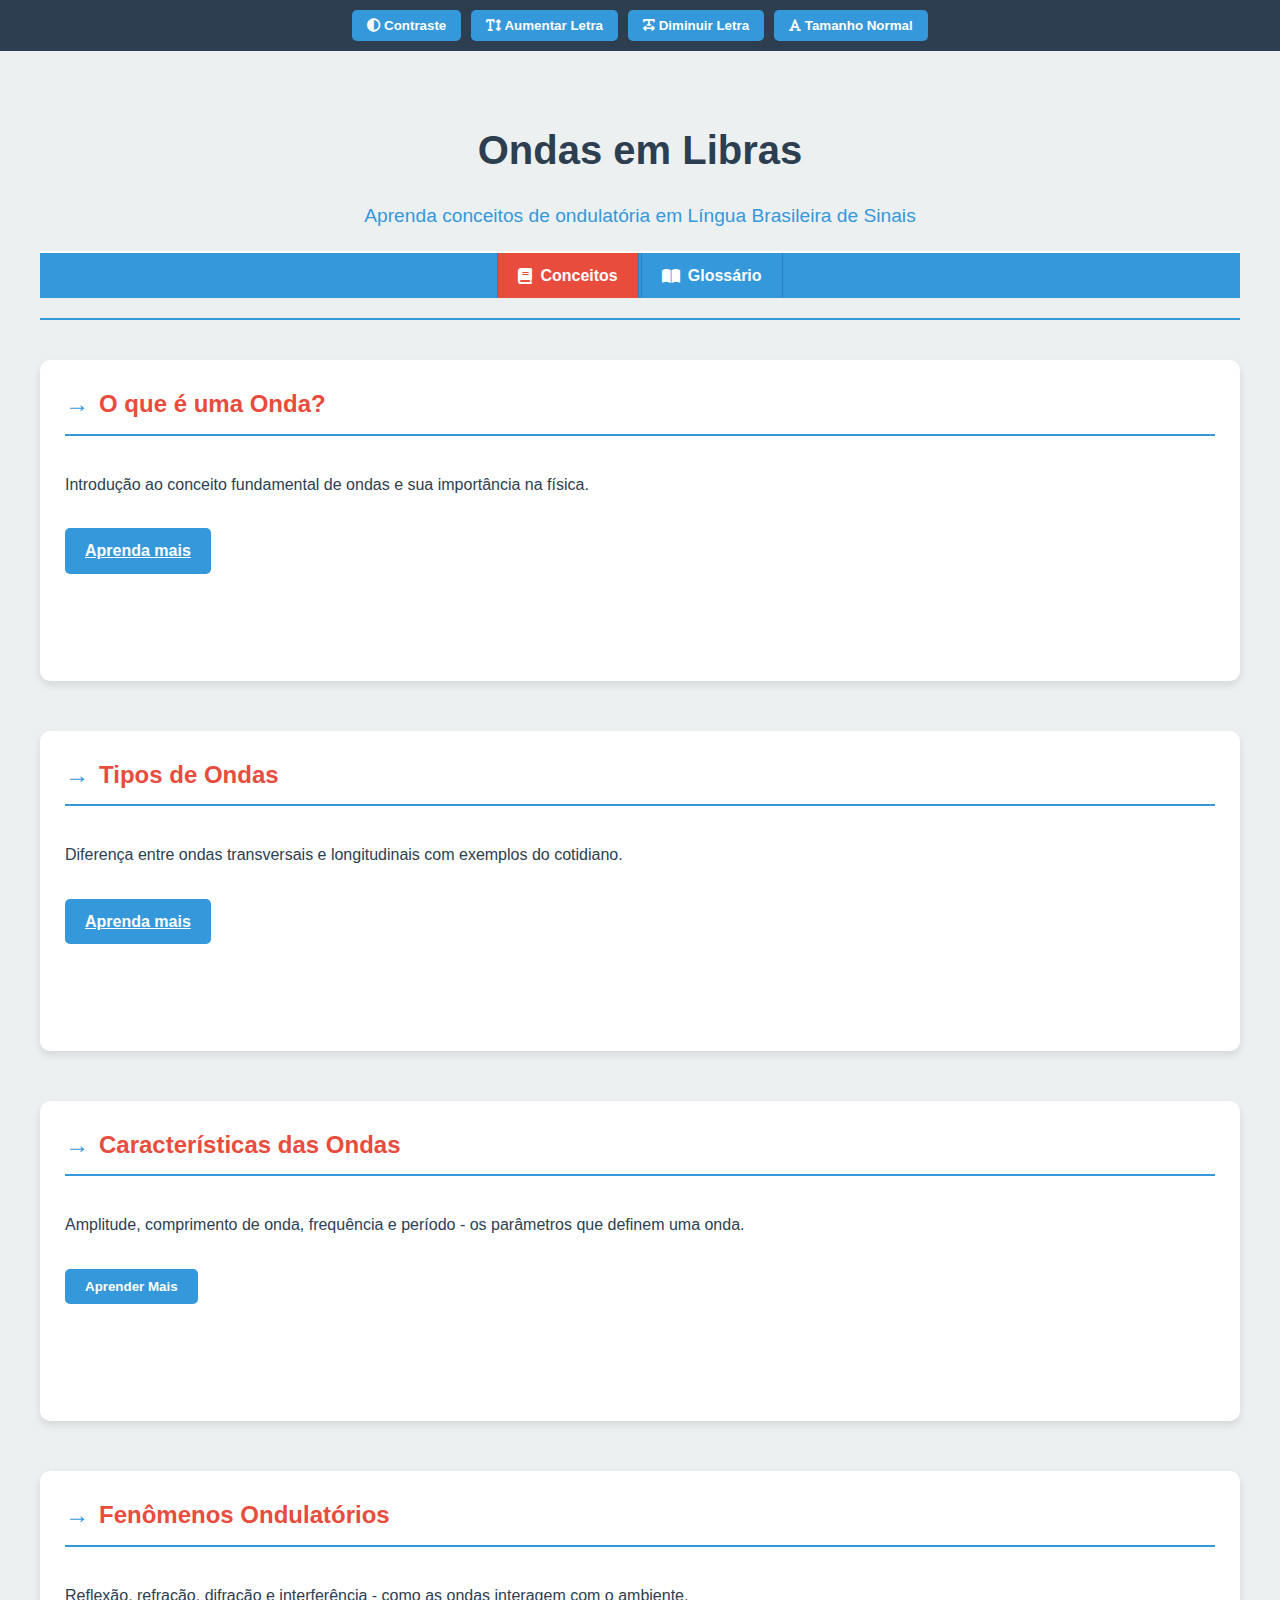
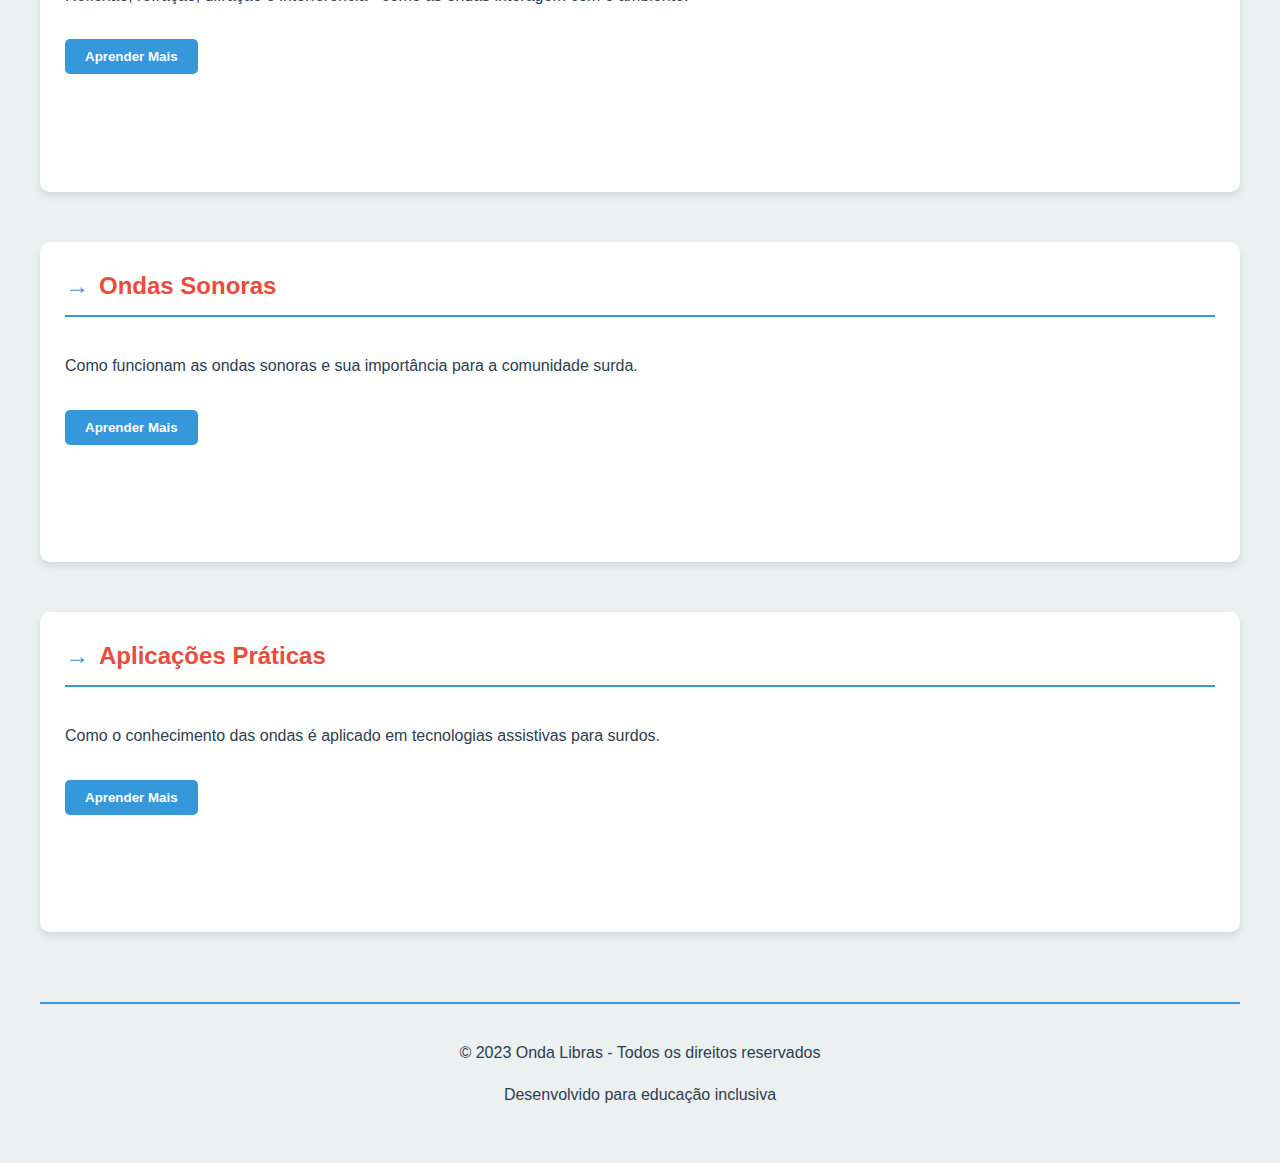
<file: index2.html>
<!DOCTYPE html>
<html lang="pt-BR">
<head>
    <meta charset="UTF-8">
    <meta name="viewport" content="width=device-width, initial-scale=1.0">
    <title>Onda Libras - Ensino de Ondulatória</title>
    <style>
        :root {
            --primary-color: #2C3E50;
            --secondary-color: #3498DB;
            --accent-color: #E74C3C;
            --background-color: #ECF0F1;
            --text-color: #2C3E50;
            --card-color: #FFFFFF;
            --font-size: 16px;
        }
        
        body {
            font-family: 'Segoe UI', Roboto, Oxygen, Ubuntu, Cantarell, sans-serif;
            margin: 0;
            padding: 0;
            color: var(--text-color);
            background-color: var(--background-color);
            line-height: 1.6;
            font-size: var(--font-size);
            transition: background-color 0.3s, color 0.3s, font-size 0.3s;
        }
        
        /* Alto Contraste */
        body.high-contrast {
            --primary-color: #000000;
            --secondary-color: #0000FF;
            --accent-color: #FF0000;
            --background-color: #FFFFFF;
            --text-color: #000000;
            --card-color: #FFFFFF;
            background-color: #FFFFFF !important;
            color: #000000 !important;
        }
        
        body.high-contrast .wave-concept {
            border: 2px solid #000000 !important;
        }
        
        body.high-contrast .menu-item {
            border: 2px solid #000000 !important;
        }
        
        /* Tamanho da Fonte */
        body.large-text {
            --font-size: 20px;
        }
        
        body.extra-large-text {
            --font-size: 24px;
        }
        
        .app-container {
            max-width: 1200px;
            margin: 0 auto;
            padding: 20px;
        }
        
        header {
            text-align: center;
            margin-bottom: 40px;
            padding-bottom: 20px;
            border-bottom: 2px solid var(--secondary-color);
        }
        
        h1 {
            color: var(--primary-color);
            font-size: 2.5rem;
            margin-bottom: 10px;
        }
        
        .subtitle {
            color: var(--secondary-color);
            font-size: 1.2rem;
            font-weight: normal;
        }
        
        .wave-concept {
            background-color: var(--card-color);
            border-radius: 10px;
            padding: 25px;
            box-shadow: 0 4px 8px rgba(0,0,0,0.1);
            transition: transform 0.3s ease;
            margin-bottom: 20px;
        }
        
        .wave-concept:hover {
            transform: translateY(-5px);
        }
        
        .wave-concept h2 {
            color: var(--accent-color);
            margin-top: 0;
            border-bottom: 2px solid var(--secondary-color);
            padding-bottom: 10px;
            display: flex;
            align-items: center;
        }
        
        .wave-concept h2::before {
            content: "→";
            margin-right: 10px;
            color: var(--secondary-color);
        }
        
        .concept-content {
            display: flex;
            flex-direction: column;
            min-height: 200px;
        }
        
        .avatar-container {
            flex-grow: 1;
            display: flex;
            justify-content: center;
            align-items: center;
            background-color: #f5f5f5;
            border-radius: 8px;
            margin: 15px 0;
            padding: 20px;
        }
        
        .avatar-placeholder {
            width: 150px;
            height: 150px;
            background-color: #e0e0e0;
            border-radius: 50%;
            display: flex;
            justify-content: center;
            align-items: center;
            color: var(--secondary-color);
            font-weight: bold;
        }
        
        .learn-more {
            background-color: var(--secondary-color);
            color: white;
            border: none;
            padding: 10px 20px;
            border-radius: 5px;
            cursor: pointer;
            font-weight: bold;
            margin-top: 15px;
            align-self: flex-start;
            transition: background-color 0.3s;
        }
        
        .learn-more:hover, .learn-more:focus {
            background-color: #2980B9;
            outline: 2px solid var(--accent-color);
        }
        
        footer {
            text-align: center;
            margin-top: 50px;
            padding: 20px;
            color: var(--primary-color);
            border-top: 2px solid var(--secondary-color);
        }
        
        /* VLibras Customization */
        .vw-access-button {
            background-color: var(--accent-color) !important;
            border-radius: 50% !important;
            width: 50px !important;
            height: 50px !important;
        }
        
        div[vw-access-button] {
            left: auto !important;
            right: 30px !important;
            bottom: 30px !important;
        }
        
        /* Accessibility Features */
        .skip-link {
            position: absolute;
            left: -10000px;
            top: auto;
            width: 1px;
            height: 1px;
            overflow: hidden;
        }
        
        .skip-link:focus {
            position: static;
            width: auto;
            height: auto;
            padding: 0.5rem;
            background-color: var(--accent-color);
            color: white;
            z-index: 1000;
        }
        
        /* Accessibility Toolbar */
        .accessibility-toolbar {
            background-color: var(--primary-color);
            padding: 10px;
            display: flex;
            flex-wrap: wrap;
            gap: 10px;
            justify-content: center;
            margin-bottom: 20px;
        }
        
        .accessibility-button {
            background-color: var(--secondary-color);
            color: white;
            border: none;
            padding: 8px 15px;
            border-radius: 5px;
            cursor: pointer;
            font-weight: bold;
            transition: background-color 0.3s;
        }
        
        .accessibility-button:hover, .accessibility-button:focus {
            background-color: #2980B9;
            outline: 2px solid var(--accent-color);
        }
        
        .accessibility-button.active {
            background-color: var(--accent-color);
        }
        
        /* Responsive Design */
        @media (min-width: 768px) {
            #tab-conceitos {
                grid-template-columns: repeat(2, 1fr);
            }
        }
        
        @media (min-width: 1024px) {
            #tab-conceitos {
                grid-template-columns: repeat(3, 1fr);
            }
        }

        .glossary-list {
            list-style: none;
            padding-left: 0;
            display: flex;
            flex-direction: column;
            gap: 10px;
        }

        .glossary-list li {
            background-color: #fdfdfd;
            padding: 10px 15px;
            border-left: 5px solid var(--secondary-color);
            border-radius: 5px;
            box-shadow: 0 1px 3px rgba(0,0,0,0.05);
        }
        
        .bottom-menu {
            background-color: #3498db;
            display: flex;
            justify-content: center;
            border-top: 2px solid #fff;
            position: sticky;
            bottom: 0;
            z-index: 100;
        }

        .menu-list {
            list-style: none;
            display: flex;
            gap: 2px;
            padding: 0;
            margin: 0;
        }

        .menu-item {
            padding: 10px 20px;
            cursor: pointer;
            color: #fff;
            font-weight: bold;
            display: flex;
            align-items: center;
            gap: 8px;
            border-left: 1px solid #2980b9;
            border-right: 1px solid #2980b9;
            background-color: #3498db;
            transition: background-color 0.3s;
        }

        .menu-item:hover, .menu-item:focus {
            background-color: #2980b9;
            outline: 2px solid var(--accent-color);
        }

        .menu-item.active {
            background-color: #e74c3c;
        }

        #tab-conceitos {
            display: grid;
            grid-template-columns: 1fr;
            gap: 30px;
        }

        .tab-content {
            display: grid;
            grid-template-columns: 1fr;
            gap: 30px;
        }

        /* Focus styles for better keyboard navigation */
        a:focus, button:focus, input:focus, [tabindex="0"]:focus {
            outline: 2px solid var(--accent-color);
            outline-offset: 2px;
        }
        
        /* Hidden content for screen readers */
        .sr-only {
            position: absolute;
            width: 1px;
            height: 1px;
            padding: 0;
            margin: -1px;
            overflow: hidden;
            clip: rect(0, 0, 0, 0);
            white-space: nowrap;
            border-width: 0;
        }
    </style>
    <link rel="stylesheet" href="https://cdnjs.cloudflare.com/ajax/libs/font-awesome/6.0.0-beta3/css/all.min.css">
</head>
<body>
    <a href="#main-content" class="skip-link">Pular para conteúdo principal</a>
    
    <!-- Barra de Acessibilidade -->
    <div class="accessibility-toolbar" role="toolbar" aria-label="Ferramentas de acessibilidade">
        <button id="contrast-toggle" class="accessibility-button" aria-pressed="false">
            <i class="fas fa-adjust"></i> <span class="sr-only">Alto</span> Contraste
        </button>
        <button id="increase-font" class="accessibility-button">
            <i class="fas fa-text-height"></i> Aumentar Letra
        </button>
        <button id="decrease-font" class="accessibility-button">
            <i class="fas fa-text-width"></i> Diminuir Letra
        </button>
        <button id="reset-font" class="accessibility-button">
            <i class="fas fa-font"></i> Tamanho Normal
        </button>
    </div>
    
    <div class="app-container">
        <header>
            <h1>Ondas em Libras</h1>
            <p class="subtitle">Aprenda conceitos de ondulatória em Língua Brasileira de Sinais</p>
            <nav class="bottom-menu">
                <ul class="menu-list">
                    <li class="menu-item active" data-tab="conceitos" tabindex="0" role="button" aria-pressed="true">
                        <i class="fas fa-book"></i> <span>Conceitos</span>
                    </li>
                    <li class="menu-item" data-tab="glossario" tabindex="0" role="button" aria-pressed="false">
                        <i class="fas fa-book-open"></i> <span>Glossário</span>
                    </li>
                </ul>
            </nav>
        </header>
        
        <main id="main-content" class="main-content">
            <!-- Conteúdo das Abas -->
            <div class="tab-content" id="tab-conceitos" role="tabpanel" aria-labelledby="tab-conceitos">
                <section class="wave-concept" tabindex="0">
                    <h2>O que é uma Onda?</h2>
                    <div class="concept-content">
                        <p>Introdução ao conceito fundamental de ondas e sua importância na física.</p>
                        <a href="oQueSaoOndas.html" class="learn-more">Aprenda mais</a>
                    </div>
                </section>
                
                <section class="wave-concept" tabindex="0">
                    <h2>Tipos de Ondas</h2>
                    <div class="concept-content">
                        <p>Diferença entre ondas transversais e longitudinais com exemplos do cotidiano.</p>
                        <a href="tiposOndas.html" class="learn-more">Aprenda mais</a>
                    </div>
                </section>
                
                <section class="wave-concept" tabindex="0">
                    <h2>Características das Ondas</h2>
                    <div class="concept-content">
                        <p>Amplitude, comprimento de onda, frequência e período - os parâmetros que definem uma onda.</p>
                        <button class="learn-more" aria-label="Aprender mais sobre características das ondas">Aprender Mais</button>
                    </div>
                </section>
                
                <section class="wave-concept" tabindex="0">
                    <h2>Fenômenos Ondulatórios</h2>
                    <div class="concept-content">
                        <p>Reflexão, refração, difração e interferência - como as ondas interagem com o ambiente.</p>
                        <button class="learn-more" aria-label="Aprender mais sobre fenômenos ondulatórios">Aprender Mais</button>
                    </div>
                </section>
                
                <section class="wave-concept" tabindex="0">
                    <h2>Ondas Sonoras</h2>
                    <div class="concept-content">
                        <p>Como funcionam as ondas sonoras e sua importância para a comunidade surda.</p>
                        <button class="learn-more" aria-label="Aprender mais sobre ondas sonoras">Aprender Mais</button>
                    </div>
                </section>
                
                <section class="wave-concept" tabindex="0">
                    <h2>Aplicações Práticas</h2>
                    <div class="concept-content">
                        <p>Como o conhecimento das ondas é aplicado em tecnologias assistivas para surdos.</p>
                        <button class="learn-more" aria-label="Aprender mais sobre aplicações práticas">Aprender Mais</button>
                    </div>
                </section>
            </div>

            <div class="tab-content" id="tab-glossario" style="display: none;" role="tabpanel" aria-labelledby="tab-glossario">
                <section class="wave-concept glossary" tabindex="0">
                    <h2>Glossário de Ondulatória</h2>
                    <div class="concept-content">
                        <input type="text" id="searchInput" placeholder="Pesquisar termo..." aria-label="Pesquisar no glossário">
                        <ul class="glossary-list" id="glossaryList">
                            <li><strong>Onda:</strong> Perturbação que se propaga no espaço transportando energia sem transportar matéria.</li>
                            <li><strong>Frequência:</strong> Número de ciclos de uma onda que ocorrem por segundo (Hz).</li>
                            <li><strong>Período:</strong> Tempo necessário para uma onda completar um ciclo.</li>
                            <li><strong>Amplitude:</strong> Máxima distância entre o ponto de equilíbrio e o pico da onda.</li>
                            <li><strong>Comprimento de Onda:</strong> Distância entre dois pontos equivalentes de ciclos consecutivos.</li>
                            <li><strong>Reflexão:</strong> Retorno da onda ao encontrar um obstáculo.</li>
                            <li><strong>Refração:</strong> Mudança de direção e velocidade da onda ao mudar de meio.</li>
                            <li><strong>Difração:</strong> Capacidade da onda de contornar obstáculos.</li>
                            <li><strong>Interferência:</strong> Combinação de duas ou mais ondas no mesmo ponto do espaço.</li>
                            <li><strong>Ondas Transversais:</strong> Oscilam perpendicularmente à direção de propagação.</li>
                            <li><strong>Ondas Longitudinais:</strong> Oscilam na mesma direção da propagação.</li>
                            <li><strong>Ondas Mecânicas:</strong> Necessitam de um meio material para se propagar.</li>
                            <li><strong>Ondas Eletromagnéticas:</strong> Não necessitam de meio material para se propagar.</li>
                            <li><strong>Fase:</strong> Estado instantâneo de vibração de uma partícula em uma onda.</li>
                        </ul>
                    </div>
                </section>
            </div>
        </main>
        
        <footer>
            <p>© 2023 Onda Libras - Todos os direitos reservados</p>
            <p>Desenvolvido para educação inclusiva</p>
        </footer>
    </div>

    <!-- VLibras Plugin -->
    <div vw class="enabled">
        <div vw-access-button class="active"></div>
        <div vw-plugin-wrapper>
            <div class="vw-plugin-top-wrapper"></div>
        </div>
    </div>
    <script src="https://vlibras.gov.br/app/vlibras-plugin.js"></script>
    <script>
        // Inicializa o VLibras
        new window.VLibras.Widget({
            rootPath: 'https://vlibras.gov.br/app',
            personalization: 'https://vlibras.gov.br/config/config.json',
            opacity: 0.9,
            position: 'R',
            avatar: 'avatar3D'
        });
        
        // Interatividade dos cards
        document.querySelectorAll('.learn-more').forEach(button => {
            button.addEventListener('click', function() {
                const conceptTitle = this.closest('.wave-concept').querySelector('h2').textContent;
            });
            
            button.addEventListener('focus', function() {
                this.style.outline = `2px solid ${getComputedStyle(document.documentElement).getPropertyValue('--accent-color')}`;
            });
            
            button.addEventListener('blur', function() {
                this.style.outline = 'none';
            });
        });
        
        // Função para atualizar o VLibras quando conteúdo dinâmico for carregado
        function updateVLibrasContent() {
            if (window.VLibras && window.VLibras.Widget.updateContent) {
                window.VLibras.Widget.updateContent();
            }
        }
        
        // Alternância de abas baseada no menu inferior
        document.querySelectorAll('.menu-item').forEach(item => {
            item.addEventListener('click', function() {
                // Alterna a aba ativa no menu
                document.querySelectorAll('.menu-item').forEach(i => {
                    i.classList.remove('active');
                    i.setAttribute('aria-pressed', 'false');
                });
                this.classList.add('active');
                this.setAttribute('aria-pressed', 'true');

                // Alterna o conteúdo visível com o estilo correto
                const tab = this.getAttribute('data-tab');
                document.querySelectorAll('.tab-content').forEach(content => {
                    if (content.id === `tab-${tab}`) {
                        if (tab === 'conceitos') {
                            content.style.display = 'grid';
                        } else {
                            content.style.display = 'block';
                        }
                        content.setAttribute('aria-hidden', 'false');
                    } else {
                        content.style.display = 'none';
                        content.setAttribute('aria-hidden', 'true');
                    }
                });
            });
            
            // Adiciona navegação por teclado
            item.addEventListener('keydown', function(e) {
                if (e.key === 'Enter' || e.key === ' ') {
                    e.preventDefault();
                    this.click();
                }
            });
        });

        // Funcionalidades de acessibilidade
        document.addEventListener('DOMContentLoaded', function() {
            // Alto Contraste
            const contrastToggle = document.getElementById('contrast-toggle');
            contrastToggle.addEventListener('click', function() {
                document.body.classList.toggle('high-contrast');
                const isPressed = document.body.classList.contains('high-contrast');
                this.setAttribute('aria-pressed', isPressed);
                localStorage.setItem('highContrast', isPressed);
            });
            
            // Verifica se o usuário já tinha alto contraste ativado
            if (localStorage.getItem('highContrast')) {
                document.body.classList.add('high-contrast');
                contrastToggle.setAttribute('aria-pressed', 'true');
            }
            
            // Tamanho da Fonte
            const increaseFont = document.getElementById('increase-font');
            const decreaseFont = document.getElementById('decrease-font');
            const resetFont = document.getElementById('reset-font');
            
            increaseFont.addEventListener('click', function() {
                if (document.body.classList.contains('extra-large-text')) return;
                
                if (document.body.classList.contains('large-text')) {
                    document.body.classList.remove('large-text');
                    document.body.classList.add('extra-large-text');
                } else {
                    document.body.classList.add('large-text');
                }
                localStorage.setItem('fontSize', document.body.className.includes('extra') ? 'extra-large' : 'large');
            });
            
            decreaseFont.addEventListener('click', function() {
                if (!document.body.classList.contains('large-text') && !document.body.classList.contains('extra-large-text')) return;
                
                if (document.body.classList.contains('extra-large-text')) {
                    document.body.classList.remove('extra-large-text');
                    document.body.classList.add('large-text');
                } else {
                    document.body.classList.remove('large-text');
                }
                localStorage.setItem('fontSize', document.body.className.includes('large-text') ? 'large' : 'normal');
            });
            
            resetFont.addEventListener('click', function() {
                document.body.classList.remove('large-text', 'extra-large-text');
                localStorage.setItem('fontSize', 'normal');
            });
            
            // Verifica o tamanho da fonte salvo
            const savedFontSize = localStorage.getItem('fontSize');
            if (savedFontSize === 'large') {
                document.body.classList.add('large-text');
            } else if (savedFontSize === 'extra-large') {
                document.body.classList.add('extra-large-text');
            }
            
            // Pesquisa no glossário
            const searchInput = document.getElementById('searchInput');
            const glossaryItems = document.querySelectorAll('#glossaryList li');
            
            searchInput.addEventListener('input', function() {
                const searchTerm = this.value.toLowerCase();
                
                glossaryItems.forEach(item => {
                    const text = item.textContent.toLowerCase();
                    if (text.includes(searchTerm)) {
                        item.style.display = 'block';
                    } else {
                        item.style.display = 'none';
                    }
                });
            });
        });
    </script>
</body>
</html>
</file>
